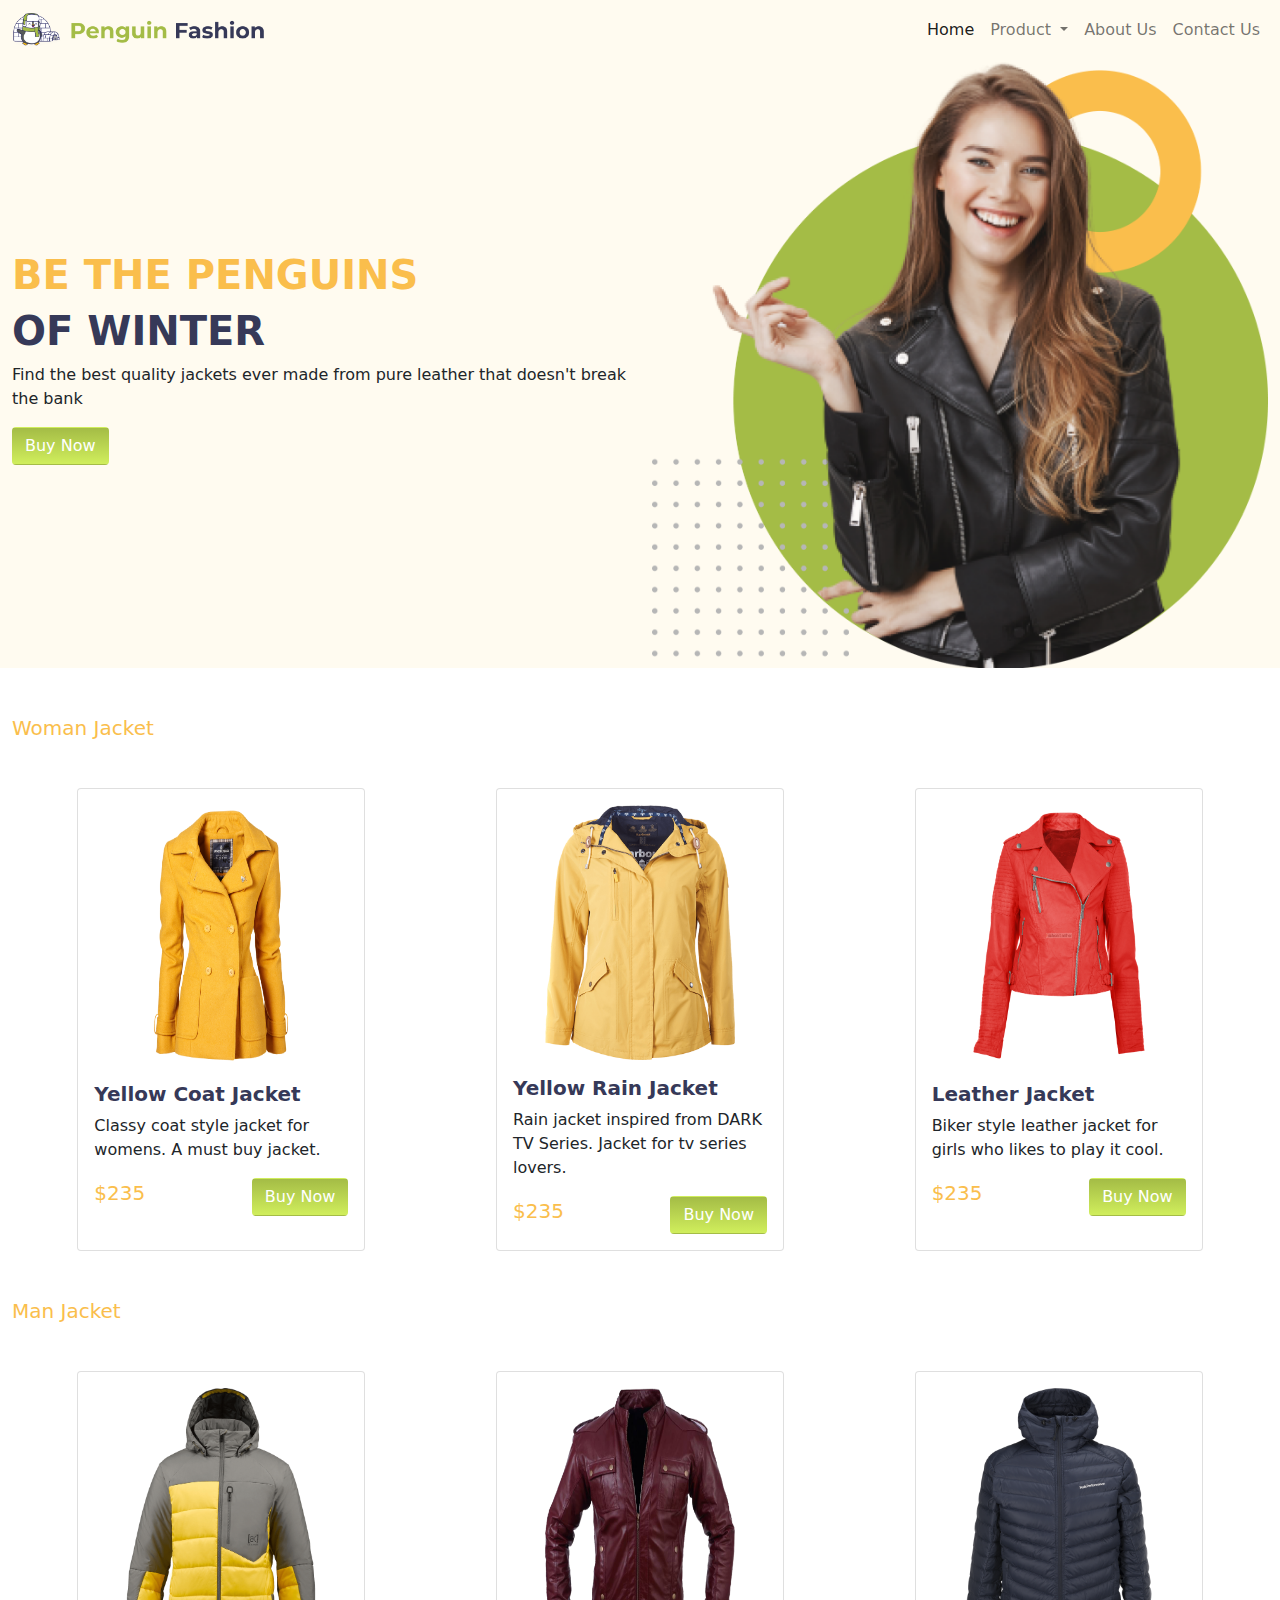
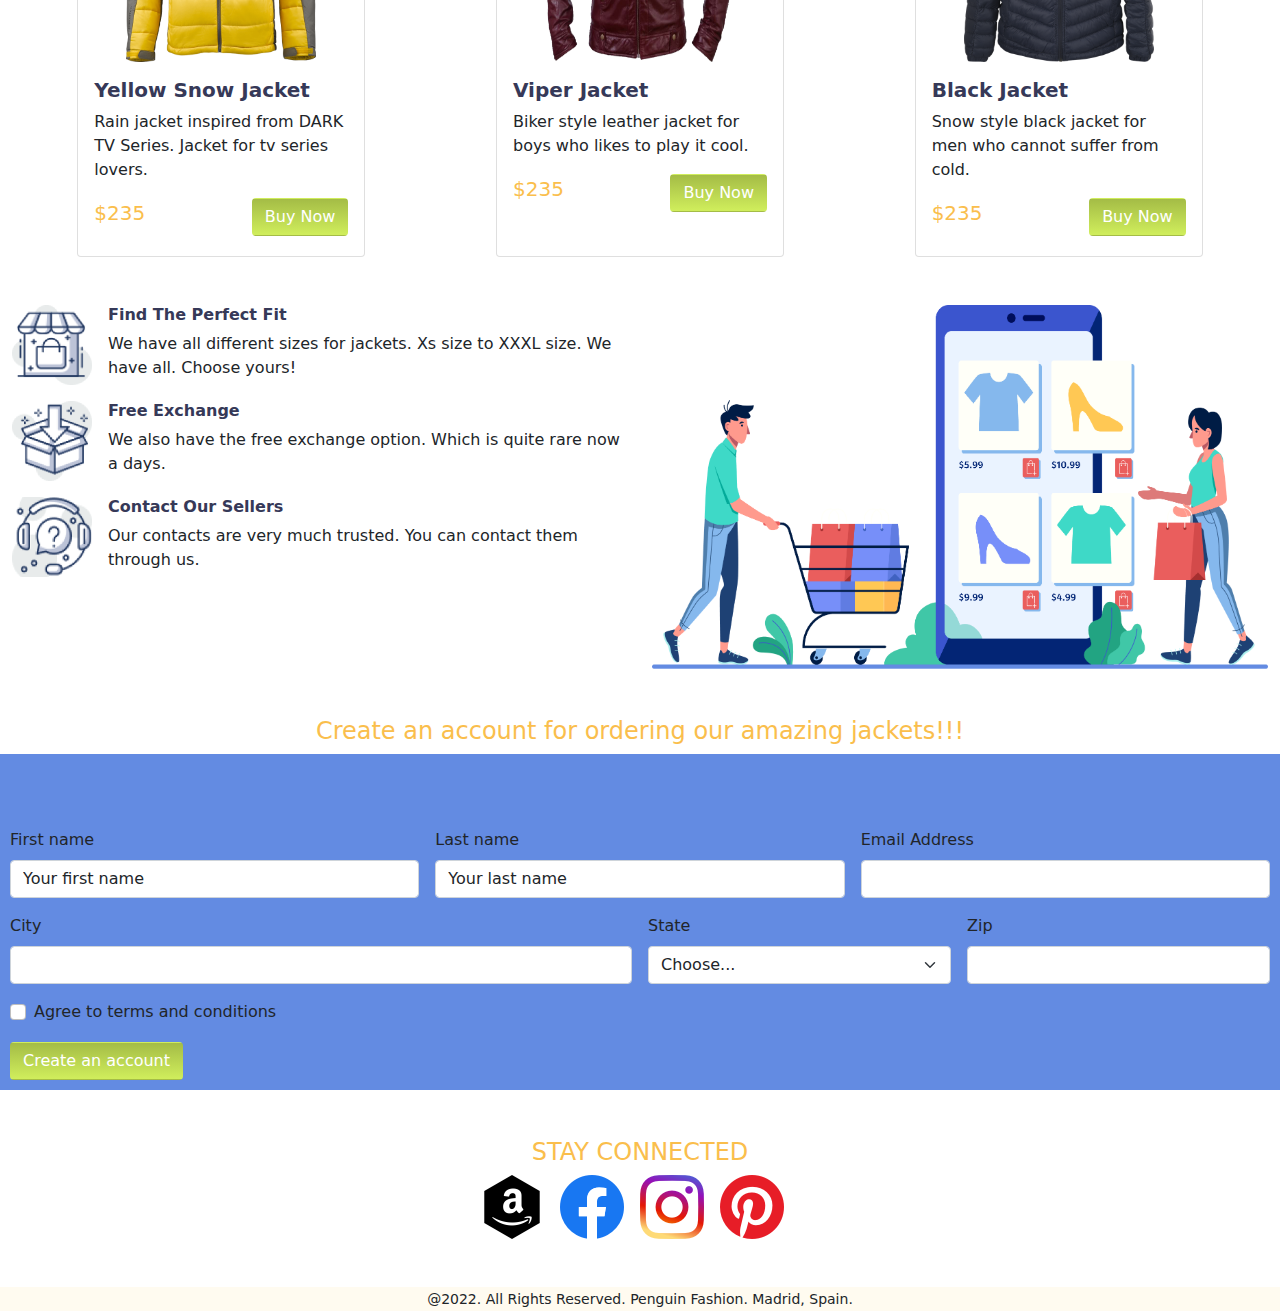
<file: index.html>
<!DOCTYPE html>
<html lang="en">
<head>
    <meta charset="UTF-8">
    <meta name="viewport" content="width=device-width, initial-scale=1.0">
    <title>Document</title>
    <link rel="stylesheet" href="css/bootstrap.min.css">
    <link rel="stylesheet" href="css/style.css">
</head>
<body>
    <header class="container-fluid mt-3">
        <nav class="navbar navbar-expand navbar-light fixed-top background1">
            <div class="container-fluid">
                <a class="navbar-brand" href="#"><img src="images/logo-icons/Group 33072.png" class="w-50" alt=""></a>
                <div class="collapse navbar-collapse d-flex justify-content-end" id="navbarNavDropdown">
                    <ul class="navbar-nav">
                        <li class="nav-item">
                            <a class="nav-link active" aria-current="page" href="#home">Home</a>
                        </li>
                        <li class="nav-item dropdown">
                            <a class="nav-link dropdown-toggle" href="#" id="navbarDropdownMenuLink" role="button"
                                data-bs-toggle="dropdown" aria-expanded="false">
                                Product
                            </a>
                            <ul class="dropdown-menu" aria-labelledby="navbarDropdownMenuLink">
                                <li><a class="dropdown-item" href="#woman-jacket">Woman Jacket</a></li>
                                <li><a class="dropdown-item" href="#man-jacket">Man Jacket</a></li>
                            </ul>
                        </li>
                        <li class="nav-item">
                            <a class="nav-link" href="#about-us">About Us</a>
                        </li>
                        <li class="nav-item">
                            <a class="nav-link" href="#contact-us">Contact Us</a>
                        </li>
                    </ul>
                </div>
            </div>
        </nav>
    </header>
    <main>
        <section id="home" class="mt-5 background2">
            <div class="container-fluid">
                <div class="row d-flex align-items-center">
                    <div class="col-sm-6">
                        <h1 class="welcome-h1">BE THE PENGUINS</h1>
                        <h1 class="welcome-h1-2">OF WINTER</h1>
                        <p>Find the best quality jackets ever made from pure leather that doesn't break the bank</p>
                        <a href="#woman-jacket" class="btn button">Buy Now</a>
                    </div>
                    <div class="col-sm-6"><img src="images/jacket/jkgirl.png" class="w-100" alt=""></div>
                </div>
            </div>
        </section>
        <section id="woman-jacket" class="container-fluid mt-5">
            <h5>Woman Jacket</h5>
            <div class="d-flex justify-content-around mt-5">
                <div class="card p-card" style="width: 18rem;">
                    <img class="card-img-top" src="images/jacket/wj1.png" alt="Card image cap">
                    <div class="card-body">
                        <h5 class="card-title">Yellow Coat Jacket</h5>
                        <p class="card-text">Classy coat style jacket for womens. A must buy jacket.</p>
                        <div class="d-flex align-items-center justify-content-between">
                            <h5 class="price">$235</h5>
                            <a href="#woman-jacket" class="btn button">Buy Now</a>
                        </div>
                    </div>
                </div>
                <div class="card p-card" style="width: 18rem;">
                    <img class="card-img-top" src="images/jacket/wj2.png" alt="Card image cap">
                    <div class="card-body">
                        <h5 class="card-title">Yellow Rain Jacket</h5>
                        <p class="card-text">Rain jacket inspired from DARK TV Series. Jacket for tv series lovers.</p>
                        <div class="d-flex align-items-center justify-content-between">
                            <h5 class="price">$235</h5>
                            <a href="#woman-jacket" class="btn button">Buy Now</a>
                        </div>
                    </div>
                </div>
                <div class="card p-card" style="width: 18rem;">
                    <img class="card-img-top" src="images/jacket/wj3.png" alt="Card image cap">
                    <div class="card-body">
                        <h5 class="card-title">Leather Jacket</h5>
                        <p class="card-text">Biker style leather jacket for girls who likes to play it cool.</p>
                        <div class="d-flex align-items-center justify-content-between">
                            <h5 class="price">$235</h5>
                            <a href="#woman-jacket" class="btn button">Buy Now</a>
                        </div>
                    </div>
                </div>
            </div>
        </section>
        <section id="man-jacket" class="container-fluid mt-5">
            <h5>Man Jacket</h5>
            <div class="d-flex justify-content-around mt-5">
                <div class="card p-card" style="width: 18rem;">
                    <img class="card-img-top" src="images/jacket/mj1.png" alt="Card image cap">
                    <div class="card-body">
                        <h5 class="card-title">Yellow Snow Jacket</h5>
                        <p class="card-text">Rain jacket inspired from DARK TV Series. Jacket for tv series lovers.</p>
                        <div class="d-flex align-items-center justify-content-between">
                            <h5 class="price">$235</h5>
                            <a href="#man-jacket" class="btn button">Buy Now</a>
                        </div>
                    </div>
                </div>
                <div class="card p-card" style="width: 18rem;">
                    <img class="card-img-top" src="images/jacket/mj2.png" alt="Card image cap">
                    <div class="card-body">
                        <h5 class="card-title">Viper Jacket</h5>
                        <p class="card-text">Biker style leather jacket for boys who likes to play it cool.</p>
                        <div class="d-flex align-items-center justify-content-between">
                            <h5 class="price">$235</h5>
                            <a href="#man-jacket" class="btn button">Buy Now</a>
                        </div>
                    </div>
                </div>
                <div class="card p-card" style="width: 18rem;">
                    <img class="card-img-top" src="images/jacket/mj3.png" alt="Card image cap">
                    <div class="card-body">
                        <h5 class="card-title">Black Jacket</h5>
                        <p class="card-text">Snow style black jacket for men who cannot suffer from cold.</p>
                        <div class="d-flex align-items-center justify-content-between">
                            <h5 class="price">$235</h5>
                            <a href="#man-jacket" class="btn button">Buy Now</a>
                        </div>
                    </div>
                </div>
            </div>
        </section>    
            <section id="about-us" class="mt-5">
                <div class="container-fluid">
                    <div class="row">
                        <div class="col-sm-6">
                            <div class="d-flex about">
                                <div>
                                    <img src="images/logo-icons/image 12.png" alt="">
                                </div>
                                <div class="">
                                    <h6 class="about-h6">Find The Perfect Fit</h6>
                                    <p>We have all different sizes for jackets. Xs size to XXXL size. We have all.
                                        Choose yours!
                                    </p>
                                </div>
                            </div>
                            <div class="d-flex about">
                                <div>
                                    <img src="images/logo-icons/image 13.png" alt="">
                                </div>
                                <div>
                                    <h6 class="about-h6">Free Exchange</h6>
                                    <p>We also have the free exchange option. Which is quite rare now a days.
                                    </p>
                                </div>
                            </div>
                            <div class="d-flex about">
                                <div>
                                    <img src="images/logo-icons/image 14.png" alt="">
                                </div>
                                <div>
                                    <h6 class="about-h6">Contact Our Sellers</h6>
                                    <p>Our contacts are very much trusted. You can contact them through us.
                                    </p>
                                </div>
                            </div>
                        </div>
                        <div class="col-sm-6"><img src="images/logo-icons/banner.png" class="w-100" alt=""></div>
                    </div>
                </div>
            </section>
            <section class="mt-5">
                <h4 class="mt-5">Create an account for ordering our amazing jackets!!!</h4>
                <div class="p-form">
                    <form class="row g-3 needs-validation mt-5" novalidate>
                        <div class="col-md-4">
                            <label for="validationCustom01" class="form-label">First name</label>
                            <input type="text" class="form-control" id="validationCustom01" value="Your first name"
                                required>
                            <div class="valid-feedback">
                                Looks good!
                            </div>
                        </div>
                        <div class="col-md-4">
                            <label for="validationCustom02" class="form-label">Last name</label>
                            <input type="text" class="form-control" id="validationCustom02" value="Your last name" required>
                            <div class="valid-feedback">
                                Looks good!
                            </div>
                        </div>
                        <div class="col-md-4">
                            <label for="validationCustomUsername" class="form-label">Email Address</label>
                            <div class="input-group has-validation">

                                <input type="text" class="form-control" id="validationCustomUsername"
                                    aria-describedby="inputGroupPrepend" required>
                                <div class="invalid-feedback">
                                    Write your email address here.
                                </div>
                            </div>
                        </div>
                        <div class="col-md-6">
                            <label for="validationCustom03" class="form-label">City</label>
                            <input type="text" class="form-control" id="validationCustom03" required>
                            <div class="invalid-feedback">
                                Please provide a valid city.
                            </div>
                        </div>
                        <div class="col-md-3">
                            <label for="validationCustom04" class="form-label">State</label>
                            <select class="form-select" id="validationCustom04" required>
                                <option selected disabled value="">Choose...</option>
                                <option>Madrid</option>
                                <option>Valencia</option>
                                <option>Barcelona</option>
                                <option>Malaga</option>
                            </select>
                            <div class="invalid-feedback">
                                Please select a valid state.
                            </div>
                        </div>
                        <div class="col-md-3">
                            <label for="validationCustom05" class="form-label">Zip</label>
                            <input type="text" class="form-control" id="validationCustom05" required>
                            <div class="invalid-feedback">
                                Please provide a valid zip.
                            </div>
                        </div>
                        <div class="col-12">
                            <div class="form-check">
                                <input class="form-check-input" type="checkbox" value="" id="invalidCheck" required>
                                <label class="form-check-label" for="invalidCheck">
                                    Agree to terms and conditions
                                </label>
                                <div class="invalid-feedback">
                                    You must agree before submitting.
                                </div>
                            </div>
                        </div>
                        <div class="col-12">
                            <button class="btn button" type="submit">Create an account</button>
                        </div>
                    </form>
                </div>
            </section>
            <section id="contact-us" class="mt-5 mb-5">
                <h4>STAY CONNECTED</h5>
                    <div class="d-flex justify-content-center stay-connected">
                        <img src="images/logo-icons/az.png" alt="">
                        <img src="images/logo-icons/fb.png" alt="">
                        <img src="images/logo-icons/in.png" alt="">
                        <img src="images/logo-icons/pn.png" alt="">
                    </div>
            </section>
    </main>
    <footer>
        <small>@2022. All Rights Reserved. Penguin Fashion. Madrid, Spain.</small>
    </footer>
    <script src="js/bootstrap.min.js"></script>
</body>
</html>
</file>
<file: css/style.css>
.background1{
    background-color: #FFFBF0;
}
.background2{
    background-color: #FFFBF0;
}
.welcome-h1{
    font-weight: 700;
    color: #FABE4C;
}
.welcome-h1-2{
    font-weight: 700;
    color:  #363958;
}
button{
    border-radius: 3em;
    background-image: linear-gradient(180deg, #87A21C, #9FB73F);
    align-items: center;
    justify-content: center;
}
button img{
    height: 20px;
    width: 20px;
}
.button{
    background-image: linear-gradient(180deg, #A4BC46, #d0ee5c);
    color: white;
}
.about img{
    width: 5em;
    height: 5em;
    margin-right: 1em;
    margin-bottom: 1em;
}
.about>h6{
    color: #363958;
}
.p-card img{
    padding-top: 1em;
    padding-left: 3em;
    padding-right: 3em;
    height: 60%;
}
.card-title{
    color: #363958;
    font-weight: 700;
}
.about-h6{
    color: #363958;
    font-weight: 700;
}
.price{
    color: #FABE4C;
}
footer{
    margin-top: 10px;
    text-align: center;
    background-color: #FFFBF0;
}
h4{
    color: #FABE4C;
    text-align: center;
}
.stay-connected img{
    margin-right: 1em;
}
.p-form{
    background-color: #638BE2;
    border: 10px solid #638BE2;
}
h5{
    color: #FABE4C;
}
</file>
